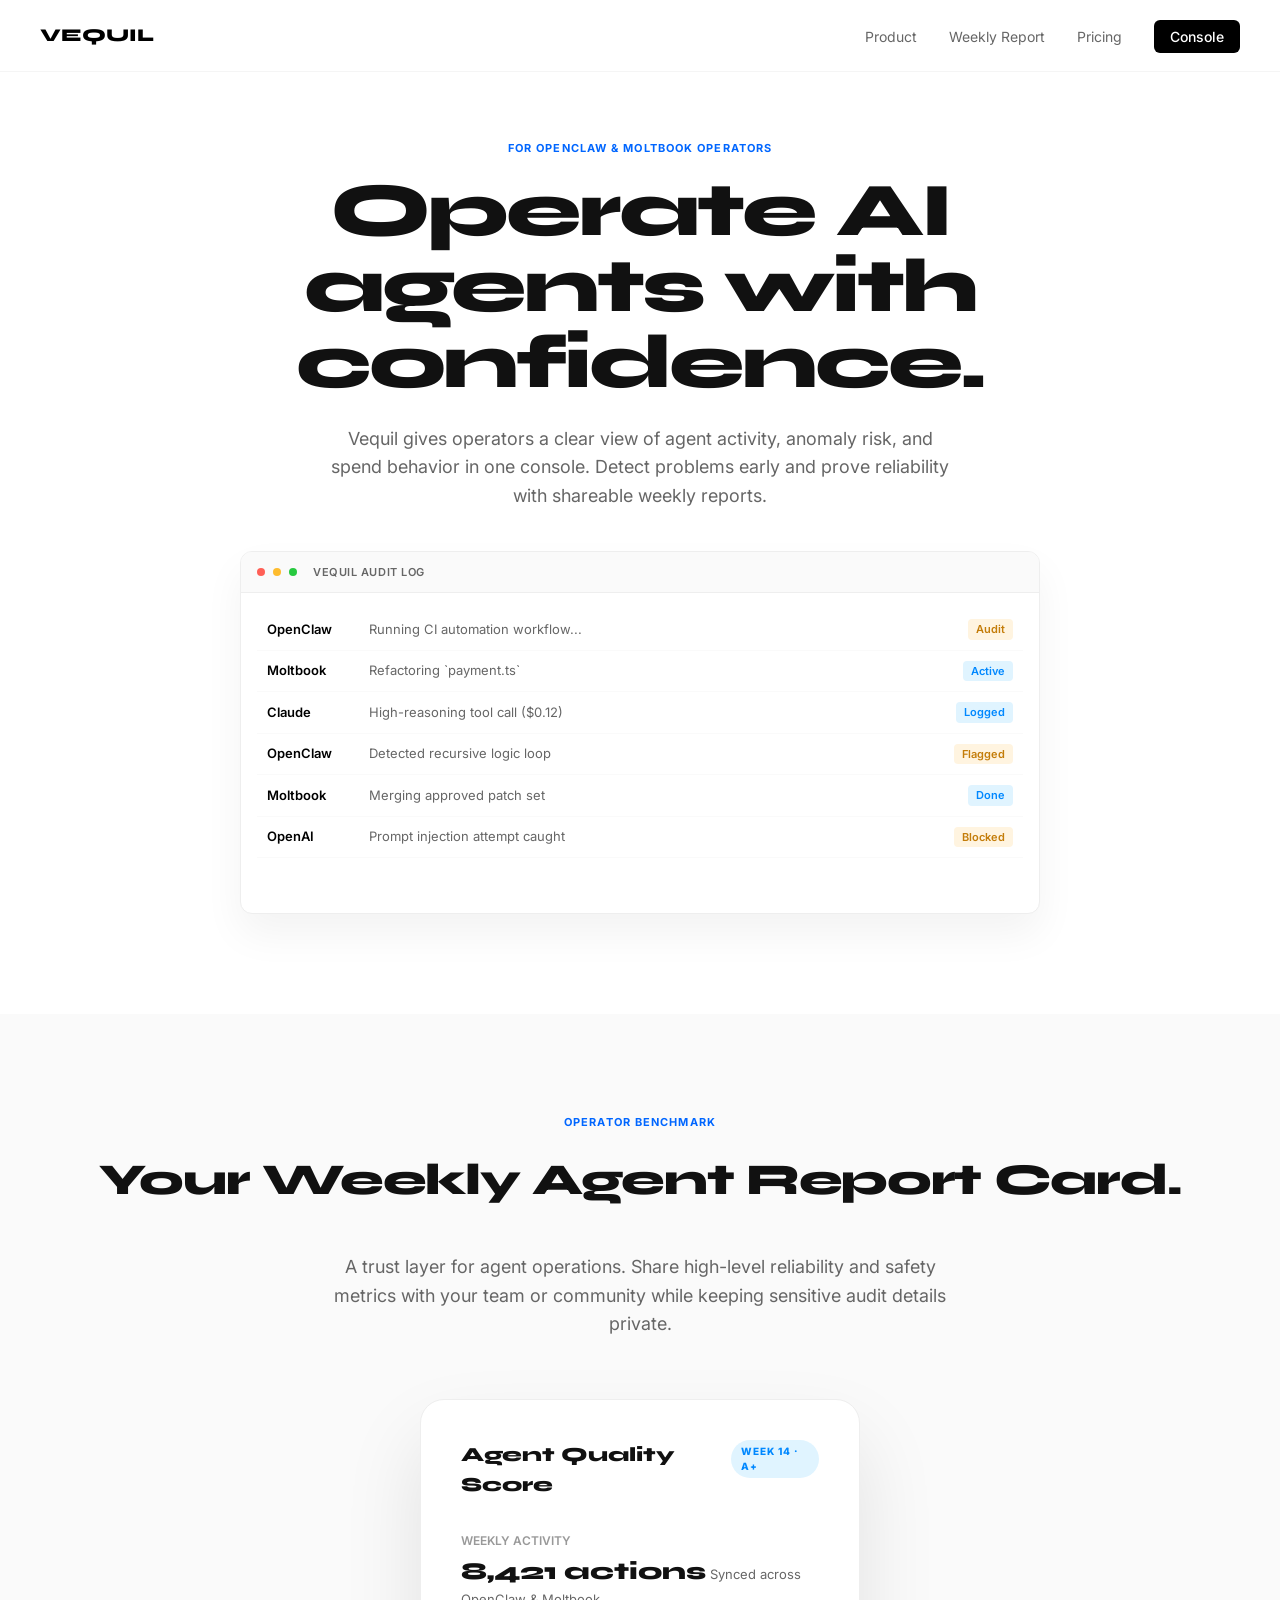
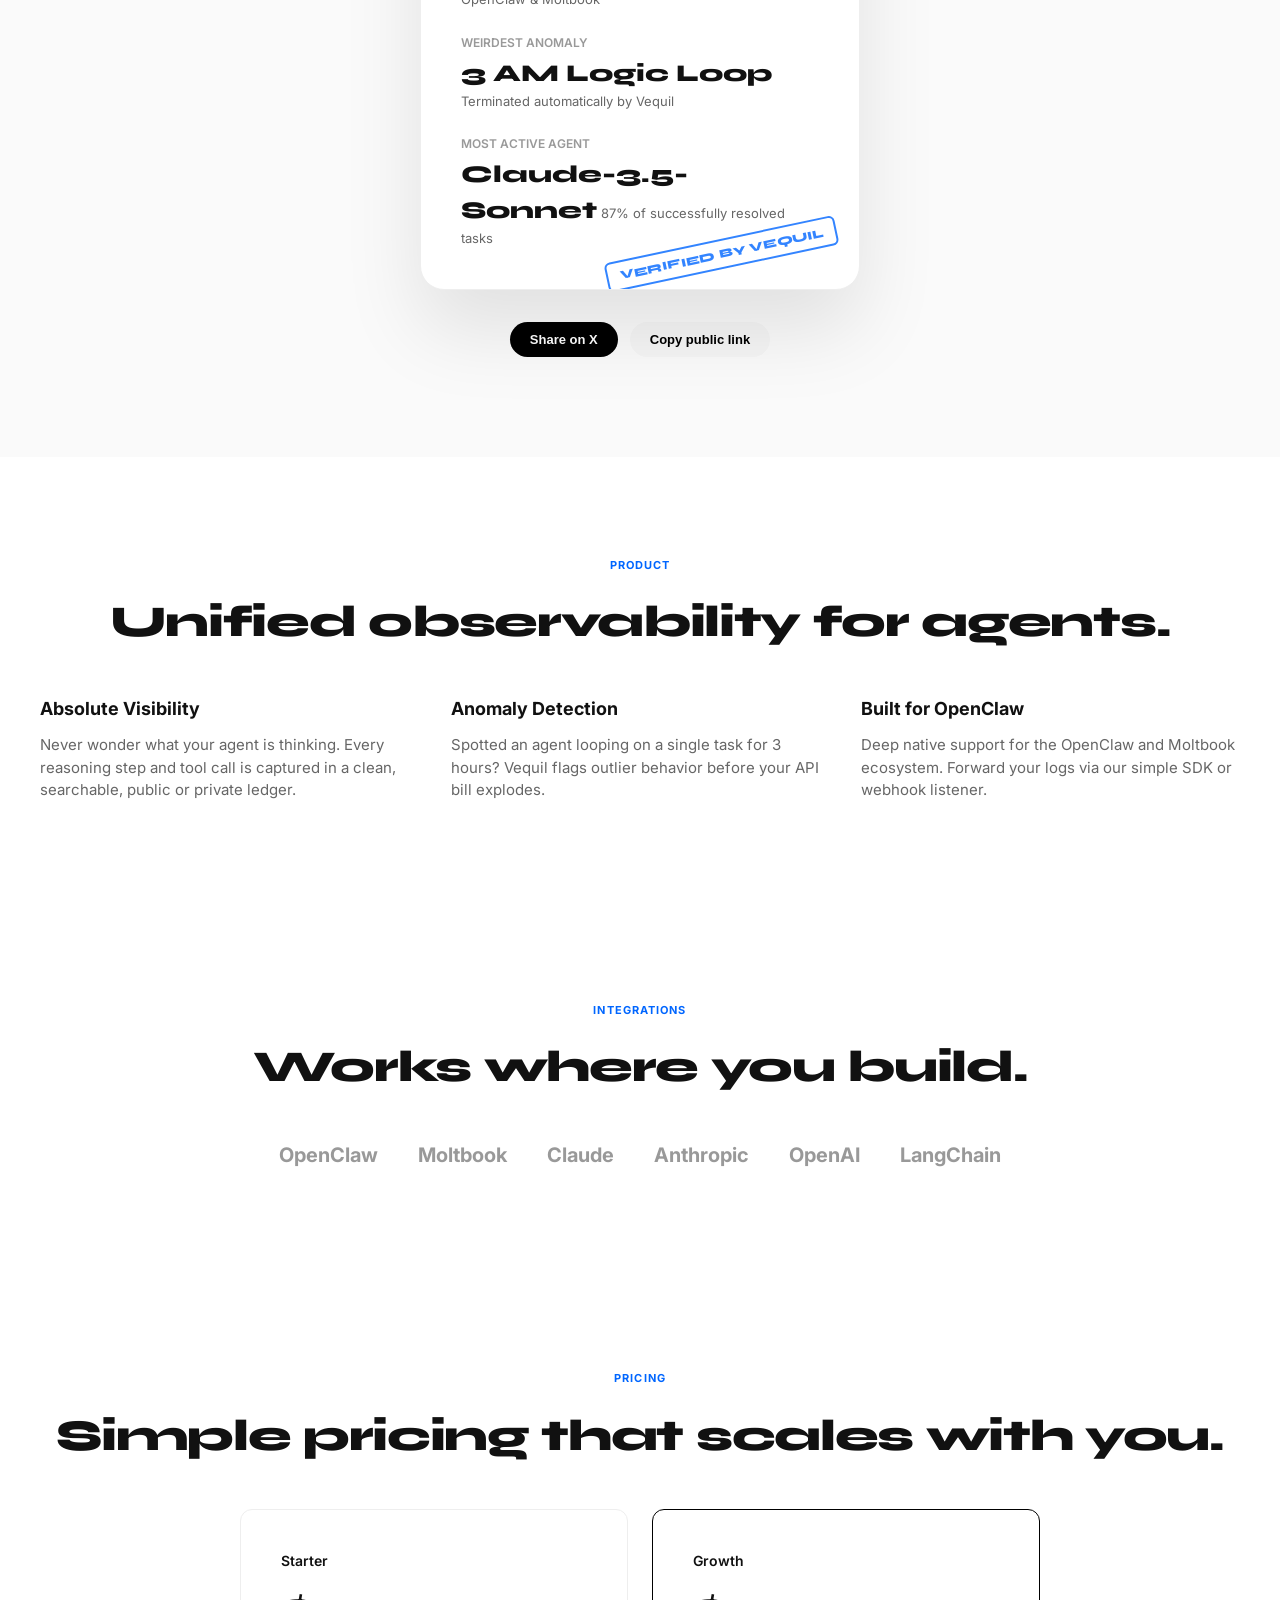
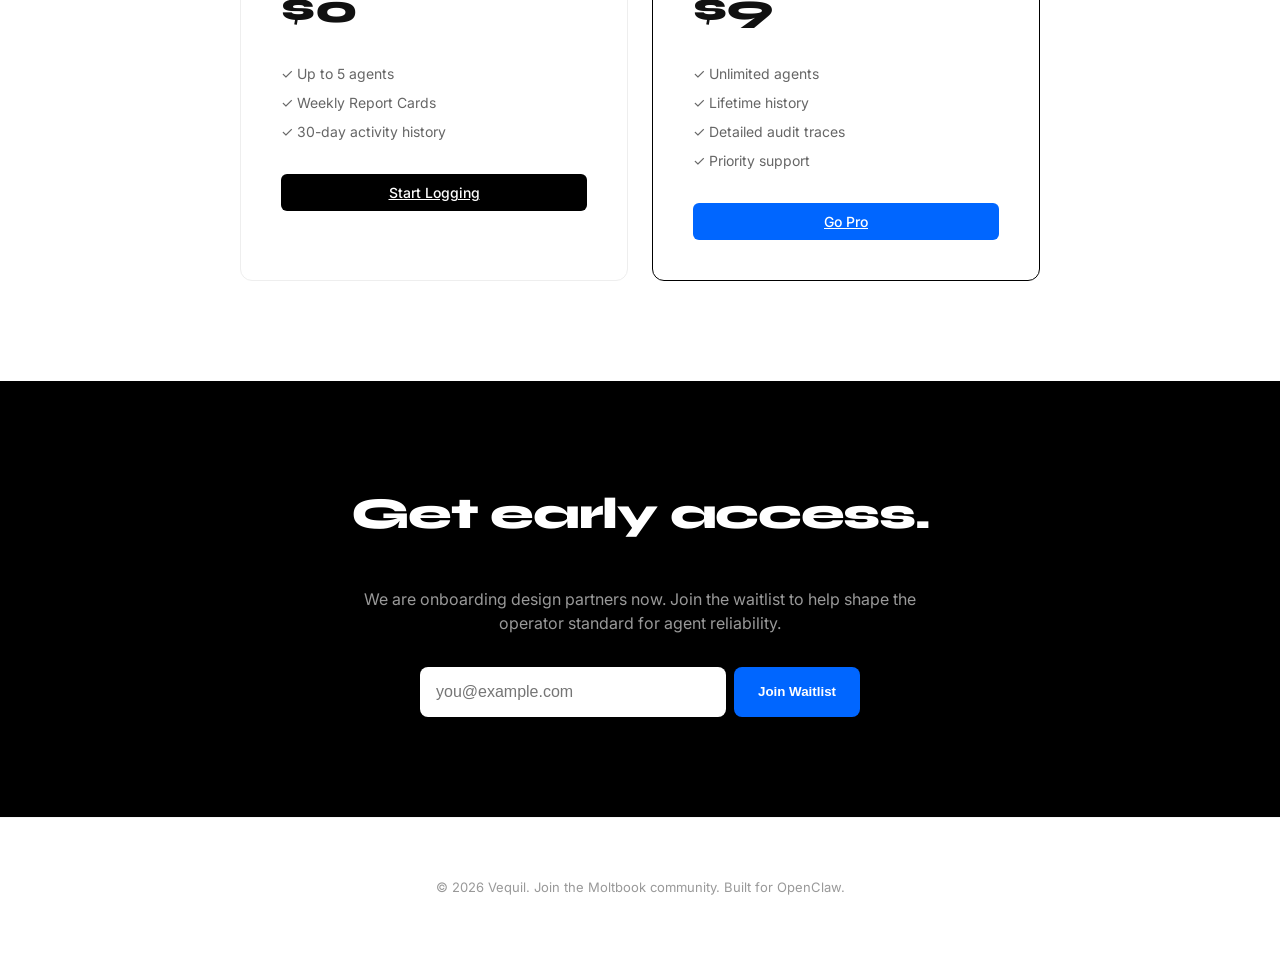
<file: web/static/index.html>
<html lang="en">

<head>
    <meta charset="UTF-8">
    <meta name="viewport" content="width=device-width, initial-scale=1.0">
    <title>Vequil — Reliability layer for AI agent operations</title>
    <meta name="description"
        content="Monitor agent activity, detect anomalies early, and share trusted reliability snapshots.">

    <!-- Branding -->
    <link rel="icon" href="./logo.png" type="image/png">
    <link rel="apple-touch-icon" href="./logo.png">

    <link rel="preconnect" href="https://fonts.googleapis.com">
    <link rel="preconnect" href="https://fonts.gstatic.com" crossorigin="">
    <link
        href="https://fonts.googleapis.com/css2?family=Syne:wght@700;800&family=Inter:wght@300;400;500;600&display=swap"
        rel="stylesheet">

    <style>
        :root {
            --white: #ffffff;
            --black: #000000;
            --gray-50: #fafafa;
            --gray-100: #f5f5f5;
            --gray-200: #eeeeee;
            --gray-400: #999999;
            --gray-600: #666666;
            --gray-900: #111111;
            --blue: #0066ff;
            --accent: #00d2ff;
            --nav-h: 72px;
            --font-display: 'Syne', sans-serif;
            --font-body: 'Inter', sans-serif;
        }

        *,
        *::before,
        *::after {
            box-sizing: border-box;
            margin: 0;
            padding: 0;
        }

        html {
            scroll-behavior: smooth;
        }

        body {
            font-family: var(--font-body);
            background: var(--white);
            color: var(--gray-900);
            line-height: 1.5;
            -webkit-font-smoothing: antialiased;
        }

        /* ── NAV ── */
        nav {
            position: fixed;
            top: 0;
            left: 0;
            right: 0;
            z-index: 1000;
            height: var(--nav-h);
            background: rgba(255, 255, 255, 0.8);
            backdrop-filter: blur(12px);
            border-bottom: 1px solid var(--gray-100);
            display: flex;
            align-items: center;
            padding: 0 32px;
        }

        .nav-inner {
            width: 100%;
            max-width: 1200px;
            margin: 0 auto;
            display: flex;
            align-items: center;
            justify-content: space-between;
        }

        .nav-logo {
            display: flex;
            align-items: center;
            gap: 10px;
            text-decoration: none;
            font-family: var(--font-display);
            font-weight: 800;
            font-size: 18px;
            color: var(--black);
        }

        .nav-links {
            display: flex;
            align-items: center;
            gap: 32px;
            list-style: none;
        }

        .nav-links a {
            text-decoration: none;
            color: var(--gray-600);
            font-size: 14px;
            transition: color 0.2s;
        }

        .nav-links a:hover {
            color: var(--black);
        }

        .nav-cta {
            background: var(--black);
            color: var(--white) !important;
            padding: 8px 16px;
            border-radius: 6px;
            font-weight: 500;
            font-size: 14px;
        }

        /* ── HERO ── */
        #hero {
            padding-top: 140px;
            padding-bottom: 100px;
            text-align: center;
            max-width: 900px;
            margin: 0 auto;
            padding-inline: 24px;
        }

        h1 {
            font-family: var(--font-display);
            font-size: clamp(40px, 8vw, 76px);
            font-weight: 800;
            letter-spacing: -0.04em;
            line-height: 1;
            margin-bottom: 24px;
        }

        .hero-sub {
            font-size: 18px;
            color: var(--gray-600);
            max-width: 620px;
            margin: 0 auto 40px;
            font-weight: 400;
            line-height: 1.6;
        }

        /* ── REPORT CARD SECTION ── */
        #report-card {
            padding: 100px 24px;
            background: var(--gray-50);
            text-align: center;
        }

        .card-container {
            max-width: 440px;
            margin: 60px auto 0;
            perspective: 1000px;
        }

        .agent-card {
            background: var(--white);
            border-radius: 24px;
            padding: 40px;
            text-align: left;
            box-shadow: 0 40px 80px rgba(0, 0, 0, 0.1);
            border: 1px solid var(--gray-200);
            position: relative;
            overflow: hidden;
        }

        .card-header {
            display: flex;
            justify-content: space-between;
            align-items: flex-start;
            margin-bottom: 32px;
        }

        .card-title {
            font-family: var(--font-display);
            font-size: 20px;
            font-weight: 800;
        }

        .card-badge {
            background: #e0f4ff;
            color: #0088ff;
            font-size: 10px;
            font-weight: 800;
            padding: 4px 10px;
            border-radius: 100px;
            text-transform: uppercase;
            letter-spacing: 0.1em;
        }

        .card-stats {
            display: grid;
            gap: 24px;
        }

        .cs-item .label {
            font-size: 12px;
            font-weight: 600;
            color: var(--gray-400);
            text-transform: uppercase;
            margin-bottom: 4px;
            display: block;
        }

        .cs-item .val {
            font-family: var(--font-display);
            font-size: 24px;
            font-weight: 800;
        }

        .cs-item .subtext {
            font-size: 13px;
            color: var(--gray-600);
            margin-top: 4px;
        }

        .verified-stamp {
            position: absolute;
            bottom: 20px;
            right: 20px;
            border: 2px solid var(--blue);
            color: var(--blue);
            padding: 4px 12px;
            border-radius: 6px;
            font-family: var(--font-display);
            font-size: 12px;
            font-weight: 800;
            transform: rotate(-12deg);
            opacity: 0.8;
        }

        .card-actions {
            display: flex;
            gap: 12px;
            margin-top: 32px;
            justify-content: center;
        }

        .share-btn {
            background: var(--black);
            color: var(--white);
            padding: 10px 20px;
            border-radius: 80px;
            font-size: 13px;
            font-weight: 600;
            cursor: pointer;
            border: none;
        }

        /* ── LIVE FEED ── */
        .live-feed-window {
            width: 100%;
            max-width: 800px;
            margin: 0 auto;
            background: var(--white);
            border: 1px solid var(--gray-200);
            border-radius: 12px;
            box-shadow: 0 20px 40px rgba(0, 0, 0, 0.05);
            overflow: hidden;
            text-align: left;
        }

        .window-header {
            padding: 12px 16px;
            background: var(--gray-50);
            border-bottom: 1px solid var(--gray-200);
            display: flex;
            align-items: center;
            gap: 8px;
        }

        .dot {
            width: 8px;
            height: 8px;
            border-radius: 50%;
        }

        .dot-r {
            background: #ff5f56;
        }

        .dot-y {
            background: #febc2e;
        }

        .dot-g {
            background: #27c93f;
        }

        .window-title {
            margin-left: 8px;
            font-size: 11px;
            font-weight: 600;
            color: var(--gray-600);
            text-transform: uppercase;
            letter-spacing: 0.05em;
        }

        .feed-content {
            height: 320px;
            padding: 16px;
            overflow: hidden;
            position: relative;
        }

        .feed-row {
            display: flex;
            align-items: center;
            gap: 12px;
            padding: 10px;
            border-bottom: 1px solid var(--gray-50);
            font-size: 13px;
            animation: slideUp 20s linear infinite;
        }

        @keyframes slideUp {
            0% {
                transform: translateY(0);
            }

            100% {
                transform: translateY(-300px);
            }
        }

        .feed-agent {
            font-weight: 600;
            color: var(--black);
            min-width: 90px;
        }

        .feed-action {
            color: var(--gray-600);
            flex-grow: 1;
        }

        .feed-status {
            font-size: 11px;
            padding: 2px 8px;
            border-radius: 4px;
            font-weight: 600;
        }

        .s-info {
            background: #e0f4ff;
            color: #0088ff;
        }

        .s-warn {
            background: #fff4e0;
            color: #c47d0a;
        }

        /* ── SECTIONS ── */
        section {
            padding: 100px 24px;
            text-align: center;
        }

        .section-tag {
            font-size: 11px;
            font-weight: 700;
            text-transform: uppercase;
            letter-spacing: 0.1em;
            color: var(--blue);
            margin-bottom: 16px;
            display: block;
        }

        h2 {
            font-family: var(--font-display);
            font-size: 44px;
            font-weight: 800;
            letter-spacing: -0.03em;
            margin-bottom: 40px;
        }

        .product-grid {
            display: grid;
            grid-template-columns: repeat(3, 1fr);
            gap: 32px;
            max-width: 1200px;
            margin: 0 auto;
            text-align: left;
        }

        .p-card h3 {
            font-size: 18px;
            margin-bottom: 12px;
        }

        .p-card p {
            font-size: 15px;
            color: var(--gray-600);
        }

        /* ── CTA ── */
        #cta {
            background: var(--black);
            color: var(--white);
        }

        .signup-form {
            display: flex;
            gap: 8px;
            margin: 32px auto 0;
            max-width: 440px;
        }

        .signup-input {
            flex-grow: 1;
            padding: 16px;
            border-radius: 8px;
            border: none;
            font-size: 16px;
        }

        .signup-btn {
            background: var(--blue);
            color: var(--white);
            border: none;
            padding: 0 24px;
            border-radius: 8px;
            font-weight: 600;
            cursor: pointer;
        }

        footer {
            padding: 60px 24px;
            border-top: 1px solid var(--gray-100);
            text-align: center;
            color: var(--gray-400);
            font-size: 13px;
        }
    </style>
</head>

<body>
    <nav>
        <div class="nav-inner">
            <a href="#" class="nav-logo">VEQUIL</a>
            <ul class="nav-links">
                <li><a href="#product">Product</a></li>
                <li><a href="#report-card">Weekly Report</a></li>
                <li><a href="#pricing">Pricing</a></li>
                <li><a href="/dashboard.html" class="nav-cta">Console</a></li>
            </ul>
        </div>
    </nav>

    <section id="hero">
        <span class="section-tag">For OpenClaw & Moltbook Operators</span>
        <h1>Operate AI agents with confidence.</h1>
        <p class="hero-sub">Vequil gives operators a clear view of agent activity, anomaly risk, and spend behavior in
            one console. Detect problems early and prove reliability with shareable weekly reports.</p>

        <div class="live-feed-window">
            <div class="window-header">
                <div class="dot dot-r"></div>
                <div class="dot dot-y"></div>
                <div class="dot dot-g"></div>
                <span class="window-title">Vequil Audit Log</span>
            </div>
            <div class="feed-content">
                <div class="feed-row"><span class="feed-agent">OpenClaw</span><span class="feed-action">Running CI
                        automation workflow...</span><span class="feed-status s-warn">Audit</span></div>
                <div class="feed-row"><span class="feed-agent">Moltbook</span><span class="feed-action">Refactoring
                        `payment.ts`</span><span class="feed-status s-info">Active</span></div>
                <div class="feed-row"><span class="feed-agent">Claude</span><span class="feed-action">High-reasoning
                        tool call ($0.12)</span><span class="feed-status s-info">Logged</span></div>
                <div class="feed-row"><span class="feed-agent">OpenClaw</span><span class="feed-action">Detected
                        recursive logic loop</span><span class="feed-status s-warn">Flagged</span></div>
                <div class="feed-row"><span class="feed-agent">Moltbook</span><span class="feed-action">Merging approved
                        patch set</span><span class="feed-status s-info">Done</span></div>
                <div class="feed-row"><span class="feed-agent">OpenAI</span><span class="feed-action">Prompt injection
                        attempt caught</span><span class="feed-status s-warn">Blocked</span></div>
            </div>
        </div>
    </section>

    <section id="report-card">
        <span class="section-tag">Operator benchmark</span>
        <h2>Your Weekly Agent Report Card.</h2>
        <p class="hero-sub">A trust layer for agent operations. Share high-level reliability and safety metrics with
            your team or community while keeping sensitive audit details private.</p>

        <div class="card-container">
            <div class="agent-card">
                <div class="card-header">
                    <div class="card-title">Agent Quality Score</div>
                    <div class="card-badge">Week 14 · A+</div>
                </div>

                <div class="card-stats">
                    <div class="cs-item">
                        <span class="label">Weekly Activity</span>
                        <span class="val">8,421 actions</span>
                        <span class="subtext">Synced across OpenClaw & Moltbook</span>
                    </div>
                    <div class="cs-item">
                        <span class="label">Weirdest Anomaly</span>
                        <span class="val">3 AM Logic Loop</span>
                        <span class="subtext">Terminated automatically by Vequil</span>
                    </div>
                    <div class="cs-item">
                        <span class="label">Most Active Agent</span>
                        <span class="val">Claude-3.5-Sonnet</span>
                        <span class="subtext">87% of successfully resolved tasks</span>
                    </div>
                </div>

                <div class="verified-stamp">VERIFIED BY VEQUIL</div>
            </div>

            <div class="card-actions">
                <button class="share-btn">Share on X</button>
                <button class="share-btn" style="background: var(--gray-100); color: var(--black);">Copy public
                    link</button>
            </div>
        </div>
    </section>

    <section id="product">
        <span class="section-tag">Product</span>
        <h2>Unified observability for agents.</h2>
        <div class="product-grid">
            <div class="p-card">
                <h3>Absolute Visibility</h3>
                <p>Never wonder what your agent is thinking. Every reasoning step and tool call is captured in a clean,
                    searchable, public or private ledger.</p>
            </div>
            <div class="p-card">
                <h3>Anomaly Detection</h3>
                <p>Spotted an agent looping on a single task for 3 hours? Vequil flags outlier behavior before your API
                    bill explodes.</p>
            </div>
            <div class="p-card">
                <h3>Built for OpenClaw</h3>
                <p>Deep native support for the OpenClaw and Moltbook ecosystem. Forward your logs via our simple SDK or
                    webhook listener.</p>
            </div>
        </div>
    </section>

    <section id="integrations">
        <span class="section-tag">Integrations</span>
        <h2>Works where you build.</h2>
        <div
            style="display: flex; flex-wrap: wrap; justify-content: center; gap: 40px; margin-top: 40px; font-weight: 700; color: var(--gray-400); font-size: 20px;">
            <span>OpenClaw</span>
            <span>Moltbook</span>
            <span>Claude</span>
            <span>Anthropic</span>
            <span>OpenAI</span>
            <span>LangChain</span>
        </div>
    </section>

    <section id="pricing">
        <span class="section-tag">Pricing</span>
            <h2>Simple pricing that scales with you.</h2>
        <div style="display: flex; gap: 24px; max-width: 800px; margin: 0 auto; text-align: left;">
            <div style="flex:1; padding: 40px; border: 1px solid var(--gray-200); border-radius: 12px;">
                <div style="font-weight: 600; font-size: 14px; margin-bottom: 8px;">Starter</div>
                <div style="font-family: var(--font-display); font-size: 40px; font-weight: 800; margin-bottom: 24px;">
                    $0</div>
                <ul style="list-style: none; font-size: 14px; color: var(--gray-600);">
                    <li style="margin-bottom: 8px;">✓ Up to 5 agents</li>
                    <li style="margin-bottom: 8px;">✓ Weekly Report Cards</li>
                    <li style="margin-bottom: 8px;">✓ 30-day activity history</li>
                </ul>
                <a href="#cta" class="nav-cta" style="display: block; text-align: center; margin-top: 32px;">Start
                    Logging</a>
            </div>
            <div style="flex:1; padding: 40px; border: 1px solid var(--black); border-radius: 12px;">
                <div style="font-weight: 600; font-size: 14px; margin-bottom: 8px;">Growth</div>
                <div style="font-family: var(--font-display); font-size: 40px; font-weight: 800; margin-bottom: 24px;">
                    $9</div>
                <ul style="list-style: none; font-size: 14px; color: var(--gray-600);">
                    <li style="margin-bottom: 8px;">✓ Unlimited agents</li>
                    <li style="margin-bottom: 8px;">✓ Lifetime history</li>
                    <li style="margin-bottom: 8px;">✓ Detailed audit traces</li>
                    <li style="margin-bottom: 8px;">✓ Priority support</li>
                </ul>
                <a href="#cta" class="nav-cta"
                    style="display: block; text-align: center; margin-top: 32px; background: var(--blue);">Go Pro</a>
            </div>
        </div>
    </section>

    <section id="cta">
        <div style="max-width: 600px; margin: 0 auto;">
            <h2>Get early access.</h2>
            <p style="color: var(--gray-400); margin-top: 16px;">We are onboarding design partners now. Join the
                waitlist to help shape the operator standard for agent reliability.</p>
            <form class="signup-form" onsubmit="window.handleSubmit(event)">
                <input type="email" class="signup-input" placeholder="you@example.com" required>
                <button type="submit" class="signup-btn">Join Waitlist</button>
            </form>
            <p id="msg" style="margin-top: 16px; font-size: 14px; display: none;"></p>
        </div>
    </section>

    <footer>
        <p>© 2026 Vequil. Join the Moltbook community. Built for OpenClaw.</p>
    </footer>

    <script>
        window.handleSubmit = async function (e) {
            e.preventDefault();
            const email = e.target.querySelector('input').value;
            const btn = e.target.querySelector('button');
            const msg = document.getElementById('msg');
            btn.innerText = 'Joining...';
            btn.disabled = true;

            try {
                const response = await fetch('/api/demo', {
                    method: 'POST',
                    headers: { 'Content-Type': 'application/json' },
                    body: JSON.stringify({ email: email })
                });
                if (response.ok) {
                    btn.innerText = 'Joined!';
                    msg.innerText = 'You are on the list! We will be in touch soon.';
                    msg.style.display = 'block';
                    e.target.reset();
                } else {
                    throw new Error('Failed');
                }
            } catch (err) {
                btn.innerText = 'Error';
                btn.disabled = false;
            }
        };
    </script>
</body>

</html>
</file>
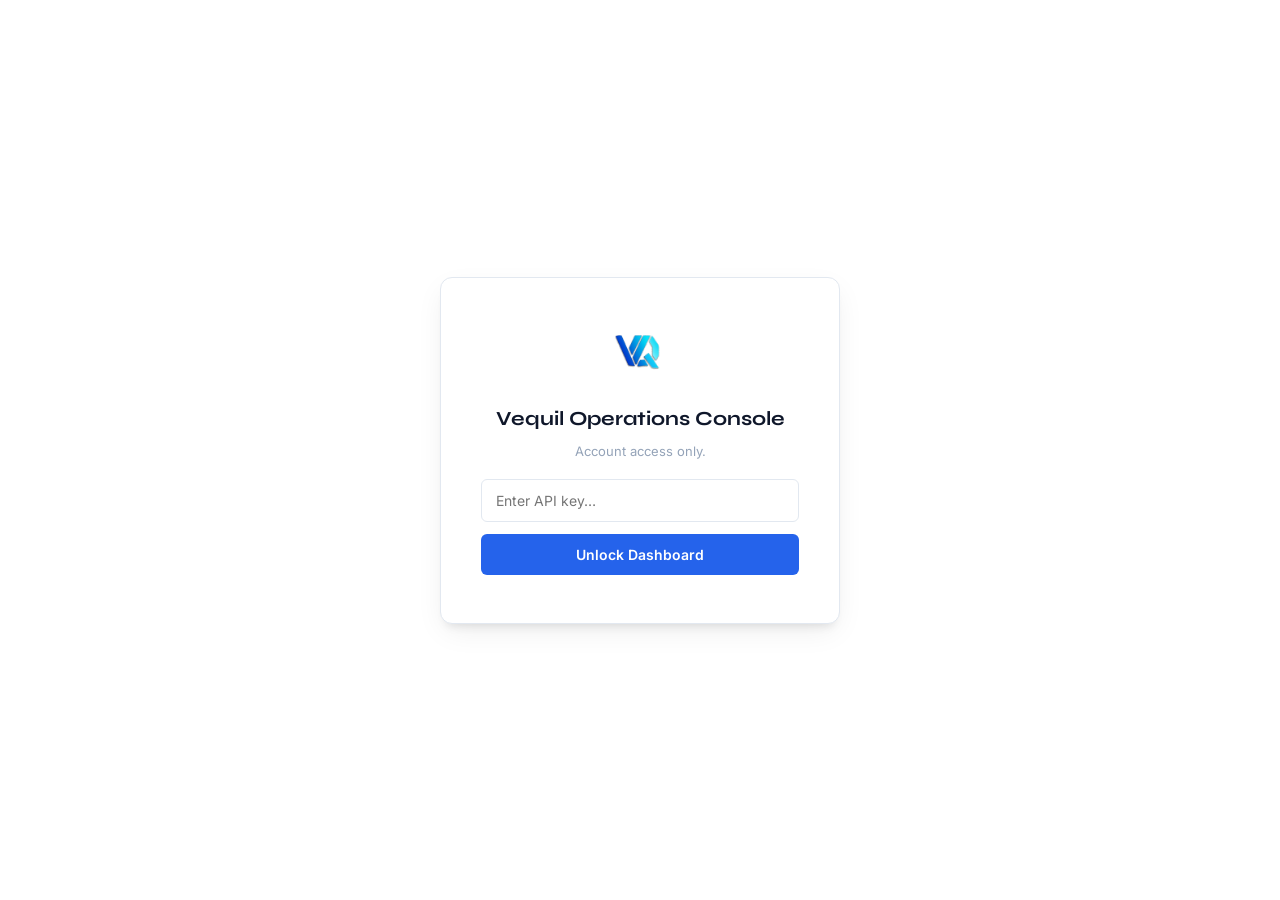
<file: web/static/dashboard.html>
<!DOCTYPE html>
<html lang="en">
<head>
  <!-- Google Tag Manager -->
  <script>(function(w,d,s,l,i){w[l]=w[l]||[];w[l].push({'gtm.start':
  new Date().getTime(),event:'gtm.js'});var f=d.getElementsByTagName(s)[0],
  j=d.createElement(s),dl=l!='dataLayer'?'&l='+l:'';j.async=true;j.src=
  'https://www.googletagmanager.com/gtm.js?id='+i+dl;f.parentNode.insertBefore(j,f);
  })(window,document,'script','dataLayer','GTM-WB7KKWSS');</script>
  <!-- End Google Tag Manager -->
  <meta charset="UTF-8" />
  <meta name="viewport" content="width=device-width, initial-scale=1.0" />
  <title>Vequil · Agent Operations Console</title>
  <meta name="description" content="Vequil operations console for agent activity, anomalies, and reliability." />
  <link href="https://fonts.googleapis.com/css2?family=Syne:wght@400;500;600;700;800&family=Inter:wght@300;400;500;600&display=swap" rel="stylesheet" />
  <link rel="stylesheet" href="app.css" />
  <link rel="icon" href="./logo.png" type="image/png" />
</head>
<body>
  <!-- Google Tag Manager (noscript) -->
  <noscript><iframe src="https://www.googletagmanager.com/ns.html?id=GTM-WB7KKWSS"
  height="0" width="0" style="display:none;visibility:hidden"></iframe></noscript>
  <!-- End Google Tag Manager (noscript) -->
  <!-- Auth Gate -->
  <div id="auth-gate" class="auth-gate">
    <div class="auth-box">
      <img src="./logo.png" alt="Vequil" style="height:52px;width:auto;object-fit:contain;margin-bottom:20px;" />
      <div class="auth-title">Vequil Operations Console</div>
      <div class="auth-sub">Account access only.</div>
      <input type="password" id="api-key-input" class="auth-input" placeholder="Enter API key…" autocomplete="current-password" />
      <button id="auth-submit" class="auth-btn">Unlock Dashboard</button>
      <div id="auth-error" class="auth-error" style="display:none;">Invalid API key. Try again.</div>
    </div>
  </div>

  <!-- Main App (hidden until authenticated) -->
  <div id="app" class="app-shell" style="display:none;">

    <!-- Sidebar Nav -->
    <nav class="sidebar">
      <a href="/" class="sb-logo">
        <img src="./logo.png" alt="Vequil VQ Logo" style="height:44px; width:auto; border-radius:8px; object-fit:contain;">
      </a>
      <div class="sb-section-label">Overview</div>
      <a href="#" class="sb-link active" id="nav-dashboard">
        <svg width="16" height="16" fill="none" stroke="currentColor" stroke-width="2" viewBox="0 0 24 24"><rect x="3" y="3" width="7" height="7"/><rect x="14" y="3" width="7" height="7"/><rect x="14" y="14" width="7" height="7"/><rect x="3" y="14" width="7" height="7"/></svg>
        Dashboard
      </a>
      <a href="#" class="sb-link" id="nav-queue">
        <svg width="16" height="16" fill="none" stroke="currentColor" stroke-width="2" viewBox="0 0 24 24"><path d="M12 22s8-4 8-10V5l-8-3-8 3v7c0 6 8 10 8 10z"/></svg>
        Action Feed
      </a>
      <a href="#" class="sb-link" id="nav-processors">
        <svg width="16" height="16" fill="none" stroke="currentColor" stroke-width="2" viewBox="0 0 24 24"><polyline points="22 12 18 12 15 21 9 3 6 12 2 12"/></svg>
        Active Agents
      </a>
      <a href="#" class="sb-link" id="nav-reports">
        <svg width="16" height="16" fill="none" stroke="currentColor" stroke-width="2" viewBox="0 0 24 24"><path d="M14 2H6a2 2 0 0 0-2 2v16a2 2 0 0 0 2 2h12a2 2 0 0 0 2-2V8z"/><polyline points="14 2 14 8 20 8"/><line x1="16" y1="13" x2="8" y2="13"/><line x1="16" y1="17" x2="8" y2="17"/><polyline points="10 9 9 9 8 9"/></svg>
        Weekly Report Card
      </a>
      <div class="sb-section-label">Run History</div>
      <select id="event-selector" class="sb-select">
        <option value="">Current Run (latest)</option>
      </select>
      <input type="text" id="new-event-id" class="sb-input" placeholder="New Run Name (e.g. week_15)">
      <div class="sb-section-label" style="margin-top:auto;">Operations</div>
      <button id="run-btn" class="sb-run-btn">
        <svg width="14" height="14" fill="none" stroke="currentColor" stroke-width="2.5" viewBox="0 0 24 24"><polygon points="5 3 19 12 5 21 5 3"/></svg>
        Sync Activity
      </button>
      <button id="logout-btn" class="sb-logout-btn">Sign out</button>
    </nav>

    <!-- Main content -->
    <main class="main-content">

      <!-- Header -->
      <div class="top-bar">
        <div>
          <div class="top-bar-title">Vequil Operations Console</div>
          <div class="top-bar-sub" id="generated-at">—</div>
        </div>
        <div class="top-bar-right">
          <button id="export-btn" class="export-btn">
            <svg width="14" height="14" fill="none" stroke="currentColor" stroke-width="2" viewBox="0 0 24 24"><path d="M21 15v4a2 2 0 0 1-2 2H5a2 2 0 0 1-2-2v-4"/><polyline points="7 10 12 15 17 10"/><line x1="12" y1="15" x2="12" y2="3"/></svg>
            Export Report
          </button>
          <div id="status-pill" class="status-pill idle">Idle</div>
        </div>
      </div>

      <!-- Loading state -->
      <div id="loading-state" class="loading-state" style="display:none;">
        <div class="spinner"></div>
        <div class="loading-text">Refreshing activity intelligence…<br><span class="loading-sub">This usually takes a few seconds for a full workspace run.</span></div>
      </div>

      <!-- Error state -->
      <div id="error-state" class="error-state" style="display:none;">
        <div class="error-icon">⚠</div>
        <div id="error-msg">An error occurred.</div>
        <button onclick="loadDashboard()" class="retry-btn">Try Again</button>
      </div>

      <!-- Dashboard content -->
      <div id="dashboard-content">
        <!-- Activation strip -->
        <div class="panel" style="margin-bottom:16px;">
          <div class="panel-head">
            <h2>5-Minute Activation</h2>
            <span class="panel-badge" id="activation-state">Not Connected</span>
          </div>
          <div style="display:grid; gap:12px;">
            <div style="display:flex; gap:8px; flex-wrap:wrap;">
              <input id="workspace-name" class="filter-input" placeholder="Workspace name (e.g. Context Operator)" style="max-width:320px;" />
              <input id="workspace-slug" class="filter-input" placeholder="Workspace slug (e.g. context-operator)" style="max-width:260px;" />
              <button id="create-workspace-btn" class="export-btn">Connect Source</button>
            </div>
            <div style="display:flex; gap:8px; flex-wrap:wrap;">
              <input id="workspace-key" class="filter-input" placeholder="Workspace key appears here after connect" readonly style="min-width:520px;" />
              <button id="copy-key-btn" class="export-btn">Copy Key</button>
              <button id="sample-activity-btn" class="export-btn">Send Sample Activity</button>
            </div>
            <div id="activation-msg" class="top-bar-sub">Create a workspace, copy your key, then send sample activity to validate your setup.</div>
          </div>
        </div>

        <!-- KPI Metrics -->
        <div class="metrics" id="metrics"></div>

        <!-- Grid: Processors + Variance -->
        <div class="dash-grid">
          <div class="panel">
            <div class="panel-head">
            <h2>Agents</h2>
              <span class="panel-badge" id="proc-count"></span>
            </div>
            <div id="processor-summary"></div>
          </div>

          <div class="panel">
            <div class="panel-head">
            <h2>Variance Signals</h2>
            </div>
            <div id="expected-summary"></div>
          </div>
        </div>

        <!-- Exception queue table -->
        <div class="panel" style="margin-top:16px;">
          <div class="panel-head">
            <h2>Anomaly Queue <span class="panel-badge danger" id="finding-count"></span></h2>
            <div class="filter-row">
              <input id="queue-filter" class="filter-input" placeholder="Filter by processor, type…" />
            </div>
          </div>
          <div class="table-wrap">
            <table id="exception-table">
              <thead>
                <tr>
                  <th>Time</th>
                  <th>Agent</th>
                  <th>Project / Path</th>
                  <th>Action ID</th>
                  <th>Resource / Cost</th>
                  <th>Flag</th>
                  <th>AI Audit</th>
                  <th>Operator Review</th>
                </tr>
              </thead>
              <tbody id="action-queue"></tbody>
            </table>
            <div id="no-results" class="no-results" style="display:none;">No matching anomalies.</div>
          </div>
        </div>

      </div><!-- /dashboard-content -->

    </main>
  </div><!-- /app -->

  <!-- Report Card Modal -->
  <div id="report-modal" class="modal-overlay" style="display:none;">
    <div class="modal-content">
      <div class="modal-header">
        <h2 style="font-size:18px;">Your Weekly Agent Report Card</h2>
        <button id="close-modal" class="close-btn">&times;</button>
      </div>
      <div class="report-card-preview" id="report-card-preview">
        <!-- Card content injected by JS -->
      </div>
      <div class="modal-footer">
        <button id="share-x-btn" class="share-action-btn">Share on X</button>
        <button id="copy-report-link" class="share-action-btn secondary">Copy Public Link</button>
      </div>
    </div>
  </div>

  <script src="app.js"></script>
</body>
</html>
</file>
<file: web/static/app.css>
/* ── RESET ── */
*, *::before, *::after { box-sizing: border-box; margin: 0; padding: 0; }

/* ── TOKENS ── */
:root {
  --bg:             #ffffff;
  --surface:        #ffffff;
  --surface-raised: #ffffff;
  --ink:            #0f172a;
  --ink-2:          #475569;
  --muted:          #94a3b8;
  --border:         #e2e8f0;
  --shadow-sm:      0 1px 2px rgba(0, 0, 0, 0.05);
  --shadow:         0 10px 30px -5px rgba(0, 0, 0, 0.08), 0 8px 10px -6px rgba(0, 0, 0, 0.1);
  --blue:           #2563eb;
  --blue-soft:      #eff6ff;
  --cyan:           #0ea5e9;
  --danger:         #dc2626;
  --danger-soft:    #fef2f2;
  --warning:        #d97706;
  --warning-soft:   #fffbeb;
  --success:        #16a34a;
  --success-soft:   #f0fdf4;
  --radius:         12px;
  --radius-sm:      6px;
  --sidebar-w:      260px;
  --font:           'Inter', system-ui, -apple-system, sans-serif;
  --font-display:   'Syne', sans-serif;
}

body {
  font-family: var(--font);
  background: var(--bg);
  color: var(--ink);
  -webkit-font-smoothing: antialiased;
  min-height: 100vh;
}

/* ── AUTH GATE ── */
.auth-gate {
  min-height: 100vh;
  display: flex;
  align-items: center;
  justify-content: center;
  background: #ffffff;
}

.auth-box {
  background: var(--surface-raised);
  border: 1px solid var(--border);
  box-shadow: var(--shadow);
  border-radius: var(--radius);
  padding: 48px 40px;
  width: 400px;
  display: flex;
  flex-direction: column;
  align-items: center;
  text-align: center;
  gap: 8px;
}

.auth-title {
  font-family: var(--font-display);
  font-size: 20px;
  font-weight: 700;
  color: var(--ink);
  margin-bottom: 4px;
}
.auth-sub {
  font-size: 13px;
  color: var(--muted);
  margin-bottom: 12px;
}
.auth-input {
  width: 100%;
  padding: 12px 14px;
  border: 1px solid var(--border);
  border-radius: var(--radius-sm);
  font-size: 14px;
  font-family: var(--font);
  color: var(--ink);
  background: #fff;
  outline: none;
  margin-bottom: 4px;
}
.auth-input:focus { border-color: var(--blue); box-shadow: 0 0 0 3px rgba(0,77,230,0.12); }
.auth-btn {
  width: 100%;
  padding: 12px;
  background: var(--blue);
  color: #fff;
  border: none;
  border-radius: var(--radius-sm);
  font-size: 14px;
  font-weight: 600;
  cursor: pointer;
  font-family: var(--font);
  transition: background 0.2s;
}
.auth-btn:hover { background: #0040c0; }
.auth-error { color: var(--danger); font-size: 13px; margin-top: 4px; }

/* ── APP SHELL ── */
.app-shell {
  display: flex;
  min-height: 100vh;
  background: #ffffff;
}

/* ── SIDEBAR ── */
.sidebar {
  width: var(--sidebar-w);
  flex-shrink: 0;
  background: #ffffff;
  border-right: 1px solid var(--border);
  display: flex;
  flex-direction: column;
  padding: 32px 16px;
  gap: 4px;
  position: fixed;
  top: 0; left: 0; bottom: 0;
  box-shadow: 4px 0 24px rgba(0,0,0,0.02);
}
.sb-logo { display: block; margin-bottom: 28px; padding: 0 6px; }
.sb-section-label {
  font-size: 10px;
  font-weight: 600;
  letter-spacing: 0.1em;
  text-transform: uppercase;
  color: var(--muted);
  padding: 0 8px;
  margin: 12px 0 4px;
}
.sb-link {
  display: flex;
  align-items: center;
  gap: 10px;
  padding: 9px 10px;
  border-radius: var(--radius-sm);
  font-size: 13.5px;
  font-weight: 500;
  color: var(--ink-2);
  text-decoration: none;
  cursor: pointer;
  transition: background 0.15s, color 0.15s;
}
.sb-link:hover { background: var(--blue-soft); color: var(--ink); }
.sb-link.active { background: var(--blue); color: #fff; box-shadow: var(--neon-glow); }
.sb-run-btn {
  display: flex;
  align-items: center;
  justify-content: center;
  gap: 8px;
  margin-top: 8px;
  padding: 10px 14px;
  background: var(--blue);
  color: #fff;
  border: none;
  border-radius: var(--radius-sm);
  font-size: 13px;
  font-weight: 600;
  cursor: pointer;
  font-family: var(--font);
  transition: background 0.2s, transform 0.1s;
}
.sb-run-btn:hover { background: #0040c0; }
.sb-run-btn:active { transform: scale(0.97); }
.sb-run-btn:disabled { background: var(--muted); cursor: not-allowed; }
.sb-select {
  background: rgba(255, 255, 255, 0.05);
  border: 1px solid var(--border);
  border-radius: var(--radius-sm);
  color: var(--ink);
  padding: 8px;
  font-size: 12px;
  font-family: var(--font);
  outline: none;
  margin: 0 8px 12px;
  cursor: pointer;
}
.sb-input {
  background: rgba(0,0,0,0.2);
  border: 1px solid var(--border);
  border-radius: var(--radius-sm);
  color: var(--ink);
  padding: 8px;
  font-size: 11px;
  margin: 0 8px 12px;
  outline: none;
}
.sb-input:focus { border-color: var(--cyan); }
.sb-select:focus { border-color: var(--blue); }
.sb-select option { background: var(--bg); color: var(--ink); }
.sb-logout-btn {
  margin-top: 6px;
  padding: 8px 10px;
  background: none;
  border: none;
  border-radius: var(--radius-sm);
  font-size: 12.5px;
  color: var(--muted);
  cursor: pointer;
  font-family: var(--font);
  text-align: left;
  transition: color 0.15s;
}
.sb-logout-btn:hover { color: var(--danger); }

.main-content {
  margin-left: var(--sidebar-w);
  flex: 1;
  padding: 32px 40px 64px;
  max-width: 1400px; /* Give it more room for metrics */
  background: #ffffff;
}

/* ── TOP BAR ── */
.top-bar {
  display: flex;
  align-items: flex-start;
  justify-content: space-between;
  margin-bottom: 28px;
}
.top-bar-title {
  font-family: var(--font-display);
  font-size: 26px;
  font-weight: 800;
  letter-spacing: -0.02em;
  color: var(--ink);
}
.top-bar-sub {
  font-size: 12.5px;
  color: var(--muted);
  margin-top: 4px;
}
.status-pill {
  padding: 6px 14px;
  border-radius: 999px;
  font-size: 12px;
  font-weight: 600;
  letter-spacing: 0.04em;
  text-transform: uppercase;
}
.status-pill.idle { background: var(--bg); color: var(--muted); border: 1px solid var(--border); }
.status-pill.running { background: var(--blue-soft); color: var(--blue); border: 1px solid rgba(0,77,230,0.2); }
.status-pill.done { background: var(--success-soft); color: var(--success); border: 1px solid rgba(22,163,74,0.2); }
.status-pill.error { background: var(--danger-soft); color: var(--danger); border: 1px solid rgba(220,38,38,0.2); }
 
/* ── BUTTONS ── */
.export-btn {
  display: inline-flex;
  align-items: center;
  gap: 8px;
  padding: 8px 16px;
  background: rgba(255, 255, 255, 0.05);
  border: 1px solid var(--border);
  border-radius: var(--radius-sm);
  color: var(--ink);
  font-size: 13px;
  font-weight: 500;
  cursor: pointer;
  transition: all 0.2s;
  margin-right: 12px;
}
.export-btn:hover {
  background: var(--surface-raised);
  border-color: var(--cyan);
  box-shadow: var(--neon-glow);
}
.export-btn svg { opacity: 0.7; }

/* ── LOADING & ERROR ── */
.loading-state, .error-state {
  display: flex;
  flex-direction: column;
  align-items: center;
  justify-content: center;
  gap: 16px;
  padding: 80px 40px;
  text-align: center;
}
.spinner {
  width: 40px; height: 40px;
  border: 3px solid var(--border);
  border-top-color: var(--blue);
  border-radius: 50%;
  animation: spin 0.8s linear infinite;
}
@keyframes spin { to { transform: rotate(360deg); } }
.loading-text { font-size: 15px; font-weight: 500; color: var(--ink-2); line-height: 1.6; }
.loading-sub { font-size: 13px; color: var(--muted); }
.error-icon { font-size: 40px; }
.error-state #error-msg { font-size: 14px; color: var(--ink-2); }
.retry-btn {
  padding: 10px 22px;
  background: var(--blue);
  color: #fff;
  border: none;
  border-radius: var(--radius-sm);
  font-size: 13px;
  font-weight: 600;
  cursor: pointer;
  font-family: var(--font);
}

/* ── METRICS ── */
.metrics {
  display: grid;
  grid-template-columns: repeat(auto-fit, minmax(220px, 1fr)); /* Increased to ensure big numbers fit */
  gap: 16px;
  margin-bottom: 24px;
}
.metric {
  background: var(--surface);
  border: 1px solid var(--border);
  box-shadow: var(--shadow-sm);
  border-radius: var(--radius);
  padding: 16px 20px; /* Reduced padding to fit text */
  transition: transform 0.2s ease, border-color 0.2s;
  display: flex;
  flex-direction: column;
  justify-content: space-between;
}
.metric:hover { transform: translateY(-2px); border-color: var(--blue); }
.metric-title {
  font-size: 10px;
  font-weight: 700;
  letter-spacing: 0.1em;
  text-transform: uppercase;
  color: var(--muted);
  margin-bottom: 6px;
}
.metric-value {
  font-family: var(--font-display);
  font-size: 18px; /* Shrunk from 19px -> 18px */
  font-weight: 800;
  letter-spacing: -0.01em;
  color: var(--ink);
  line-height: 1;
  white-space: nowrap;
}
.metric-value.danger { color: var(--danger); }
.metric-value.success { color: var(--success); }
.metric-value.blue { color: var(--blue); }

/* ── GRID ── */
.dash-grid {
  display: grid;
  grid-template-columns: repeat(auto-fit, minmax(300px, 1fr));
  gap: 16px;
  margin-bottom: 16px;
}
.panel {
  background: var(--surface);
  border: 1px solid var(--border);
  box-shadow: var(--shadow-sm);
  border-radius: var(--radius);
  padding: 24px;
}
.panel-head {
  display: flex;
  align-items: center;
  gap: 10px;
  margin-bottom: 16px;
  flex-wrap: wrap;
}
.panel-head h2 {
  font-family: var(--font-display);
  font-size: 15px;
  font-weight: 700;
  color: var(--ink);
}
.panel-badge {
  background: var(--bg);
  border: 1px solid var(--border);
  border-radius: 999px;
  padding: 2px 10px;
  font-size: 12px;
  font-weight: 600;
  color: var(--muted);
}
.panel-badge.danger {
  background: var(--danger-soft);
  border-color: rgba(220,38,38,0.2);
  color: var(--danger);
}

/* ── PROCESSOR + VARIANCE LISTS ── */
.summary-list { display: grid; gap: 10px; }
.summary-item {
  display: flex;
  justify-content: space-between;
  align-items: center;
  gap: 16px;
  padding: 14px 16px;
  background: #fdfdfd;
  border-radius: var(--radius-sm);
  border: 1px solid var(--border);
  transition: all 0.2s;
}
.summary-item:hover { background: #fff; border-color: var(--blue); transform: translateX(2px); }
.summary-item-name {
  font-size: 13.5px;
  font-weight: 600;
  color: var(--ink);
}
.summary-meta {
  font-size: 12px;
  color: var(--muted);
  margin-top: 2px;
}
.summary-amount {
  font-family: var(--font-display);
  font-size: 15px;
  font-weight: 700;
  color: var(--ink);
  white-space: nowrap;
}
.summary-amount.negative { color: var(--danger); }

/* ── FILTER ── */
.filter-row { margin-left: auto; }
.filter-input {
  padding: 7px 12px;
  border: 1px solid var(--border);
  border-radius: var(--radius-sm);
  font-size: 13px;
  font-family: var(--font);
  color: var(--ink);
  background: var(--bg);
  outline: none;
  width: 220px;
  transition: border-color 0.2s, box-shadow 0.2s;
}
.filter-input:focus { border-color: var(--blue); box-shadow: 0 0 0 3px rgba(0,77,230,0.1); }

/* ── TABLE ── */
.table-wrap { overflow-x: auto; background: #fff; border-radius: var(--radius-sm); border: 1px solid var(--border); }
table { width: 100%; border-collapse: collapse; font-size: 13px; }
th, td { text-align: left; padding: 14px 16px; border-bottom: 1px solid var(--border); vertical-align: middle; }
th { font-size: 10px; font-weight: 700; letter-spacing: 0.1em; text-transform: uppercase; color: var(--muted); background: #fbfdfe; }
tr:last-child td { border-bottom: none; }
tr:hover td { background: #f8fafc; }

/* ── BADGES ── */
.flag-badge {
  display: inline-flex;
  align-items: center;
  padding: 4px 10px;
  border-radius: 6px;
  font-size: 11px;
  font-weight: 700;
  white-space: nowrap;
}
.flag-badge.unsettled { background: #fffbeb; color: #92400e; border: 1px solid #fef3c7; }
.flag-badge.missing-auth { background: #fef2f2; color: #b91c1c; border: 1px solid #fee2e2; }
.flag-badge.duplicate { background: #f5f3ff; color: #6d28d9; border: 1px solid #ede9fe; }
.flag-badge.high-value { background: #eff6ff; color: #1d4ed8; border: 1px solid #dbeafe; }
.flag-badge.variance { background: #fff7ed; color: #c2410c; border: 1px solid #ffedd5; }
.flag-badge.default { background: #f8fafc; color: var(--muted); border: 1px solid var(--border); }

/* ── DIAGNOSIS CELL ── */
.diag-text { font-size: 12.5px; color: var(--ink-2); line-height: 1.5; }
.resolve-cell {
  display: flex;
  flex-direction: column;
  gap: 8px;
}
.res-status {
  font-size: 11px;
  font-weight: 600;
  color: var(--success);
  display: flex;
  align-items: center;
  gap: 4px;
}
.res-status::before { content: '✓'; }
.res-note {
  font-size: 11px;
  color: var(--muted);
  font-style: italic;
  max-width: 200px;
}
.resolve-btn {
  padding: 6px 12px;
  background: var(--blue-soft);
  color: var(--blue);
  border: 1px solid rgba(0, 85, 255, 0.2);
  border-radius: 6px;
  font-size: 11px;
  font-weight: 600;
  cursor: pointer;
  width: fit-content;
  transition: all 0.2s;
}
.resolve-btn:hover { background: var(--blue); color: #fff; }
 
/* ── MISC ── */
.no-results { padding: 32px; text-align: center; color: var(--muted); font-size: 13px; }
.muted { color: var(--muted); font-size: 13px; }

/* ── RESPONSIVE ── */
@media (max-width: 900px) {
  .sidebar { display: none; }
  .main-content { margin-left: 0; padding: 20px 16px 48px; }
}
/* ── MODAL ── */
.modal-overlay {
  position: fixed;
  top: 0; left: 0; right: 0; bottom: 0;
  background: rgba(15, 23, 42, 0.7);
  backdrop-filter: blur(8px);
  display: flex;
  align-items: center;
  justify-content: center;
  z-index: 2000;
  padding: 24px;
}
.modal-content {
  background: var(--surface);
  border-radius: 20px;
  width: 100%;
  max-width: 500px;
  box-shadow: 0 40px 100px rgba(0,0,0,0.3);
  overflow: hidden;
  display: flex;
  flex-direction: column;
}
.modal-header {
  padding: 24px;
  border-bottom: 1px solid var(--border);
  display: flex;
  justify-content: space-between;
  align-items: center;
}
.close-btn {
  background: none;
  border: none;
  font-size: 24px;
  color: var(--muted);
  cursor: pointer;
}
.report-card-preview {
  padding: 32px;
  background: #f8fafc;
  display: flex;
  justify-content: center;
}
.modal-footer {
  padding: 20px 24px;
  border-top: 1px solid var(--border);
  display: flex;
  gap: 12px;
}
.share-action-btn {
  flex: 1;
  padding: 12px;
  border-radius: var(--radius-sm);
  border: none;
  font-size: 14px;
  font-weight: 600;
  cursor: pointer;
  background: var(--ink);
  color: #fff;
  transition: all 0.2s;
}
.share-action-btn.secondary {
  background: var(--gray-100);
  color: var(--ink);
  border: 1px solid var(--border);
}

/* ── REPORT CARD (Dashboard version) ── */
.inner-card {
  background: #fff;
  border-radius: 20px;
  padding: 32px;
  width: 100%;
  max-width: 400px;
  border: 1px solid var(--border);
  box-shadow: 0 10px 30px rgba(0,0,0,0.05);
  position: relative;
}
.ic-header { display: flex; justify-content: space-between; align-items: flex-start; margin-bottom: 24px; }
.ic-title { font-family: var(--font-display); font-size: 18px; font-weight: 800; }
.ic-badge { font-size: 10px; font-weight: 800; color: var(--blue); background: var(--blue-soft); padding: 4px 10px; border-radius: 99px; }
.ic-stats { display: grid; gap: 20px; }
.ics-item .label { font-size: 10px; font-weight: 700; color: var(--muted); text-transform: uppercase; margin-bottom: 4px; display: block; }
.ics-item .val { font-family: var(--font-display); font-size: 22px; font-weight: 800; color: var(--ink); }
.ics-item .sub { font-size: 12px; color: var(--muted); }
.ic-stamp {
  position: absolute; bottom: 16px; right: 16px;
  border: 2px solid var(--blue); color: var(--blue);
  padding: 3px 8px; border-radius: 4px;
  font-family: var(--font-display); font-size: 10px; font-weight: 800;
  transform: rotate(-10deg);
  opacity: 0.6;
}
</file>
